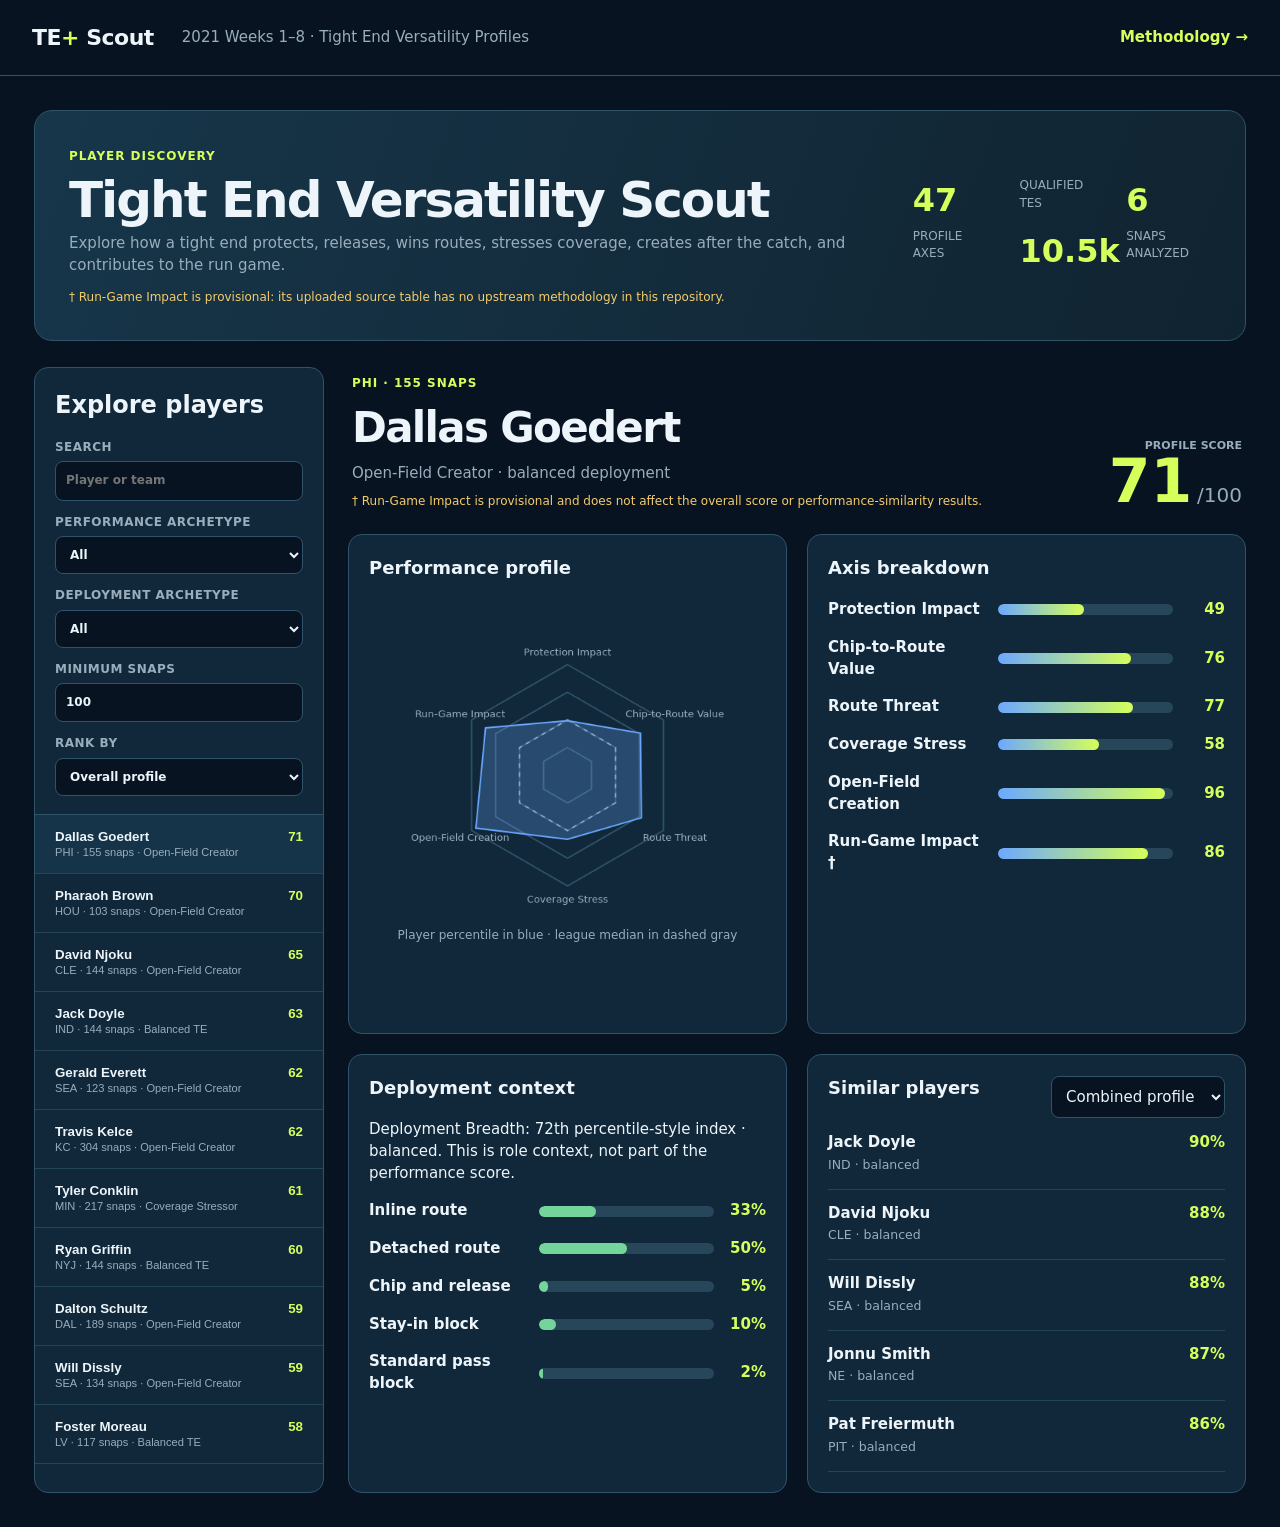
<file: web/index.html>
<!doctype html>
<html lang="en">
  <head>
    <meta charset="utf-8">
    <meta name="viewport" content="width=device-width, initial-scale=1">
    <title>TE Versatility Scout</title>
    <link rel="stylesheet" href="styles.css">
  </head>
  <body>
    <header>
      <a class="brand" href="#">TE<span>+</span> Scout</a>
      <p>2021 Weeks 1–8 · Tight End Versatility Profiles</p>
      <a class="methodology" href="methodology.html">Methodology →</a>
    </header>
    <main>
      <section class="intro">
        <div>
          <span class="eyebrow">PLAYER DISCOVERY</span>
          <h1>Tight End Versatility Scout</h1>
          <p>Explore how a tight end protects, releases, wins routes, stresses coverage, creates after the catch, and contributes to the run game.</p>
          <p class="provisional-note">† Run-Game Impact is provisional: its uploaded source table has no upstream methodology in this repository.</p>
        </div>
        <div class="snapshot">
          <strong id="eligible-count">—</strong><span>qualified TEs</span>
          <strong id="axis-count">—</strong><span>profile axes</span>
          <strong id="snap-count">—</strong><span>snaps analyzed</span>
        </div>
      </section>

      <section class="workspace">
        <aside class="explorer">
          <h2>Explore players</h2>
          <label>Search <input id="search" type="search" placeholder="Player or team"></label>
          <label>Performance archetype <select id="performance-filter"><option value="">All</option></select></label>
          <label>Deployment archetype <select id="deployment-filter"><option value="">All</option></select></label>
          <label>Minimum snaps <input id="min-snaps" type="number" min="0" value="100"></label>
          <label>Rank by <select id="sort-by"></select></label>
          <div id="player-list" class="player-list"></div>
        </aside>

        <section class="profile">
          <div id="empty-state" class="empty-state">Select a player to inspect their profile.</div>
          <div id="profile-content" hidden>
            <div class="profile-heading">
              <div>
                <span id="team" class="eyebrow"></span>
                <h2 id="player-name"></h2>
                <p id="profile-subtitle"></p>
                <p id="profile-note" class="profile-note"></p>
              </div>
              <div class="score">
                <span>PROFILE SCORE</span>
                <strong id="overall-score"></strong>
                <small>/100</small>
              </div>
            </div>

            <div class="profile-grid">
              <article class="panel radar-panel">
                <h3>Performance profile</h3>
                <canvas id="radar" width="520" height="430" aria-label="Player performance radar chart"></canvas>
                <p class="caption">Player percentile in blue · league median in dashed gray</p>
              </article>
              <article class="panel">
                <h3>Axis breakdown</h3>
                <div id="axis-bars"></div>
              </article>
            </div>

            <div class="profile-grid">
              <article class="panel">
                <h3>Deployment context</h3>
                <p id="deployment-summary"></p>
                <div id="role-bars"></div>
              </article>
              <article class="panel">
                <div class="panel-title-row">
                  <h3>Similar players</h3>
                  <select id="similarity-mode">
                    <option value="combined">Combined profile</option>
                    <option value="performance">Performance only</option>
                    <option value="role">Role only</option>
                  </select>
                </div>
                <div id="similar-list"></div>
              </article>
            </div>
          </div>
        </section>
      </section>
    </main>
    <script src="app.js"></script>
  </body>
</html>
</file>
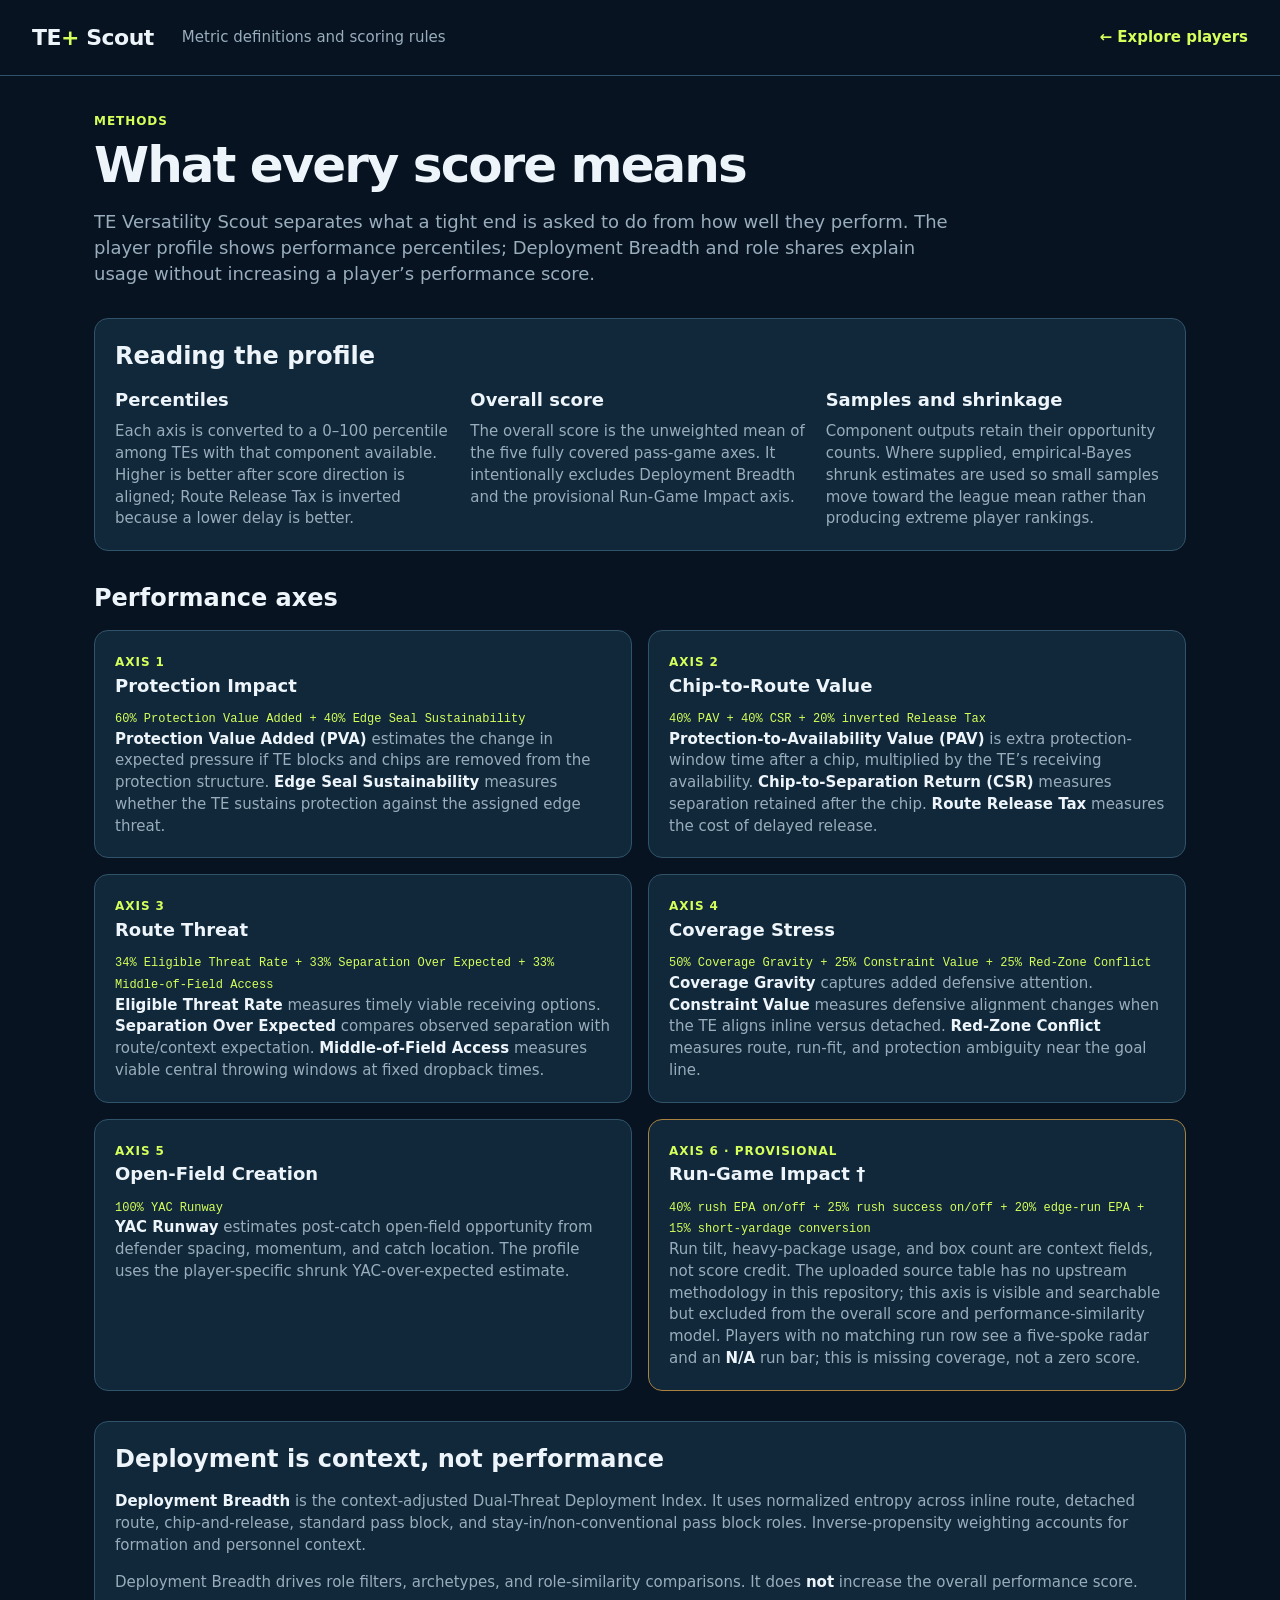
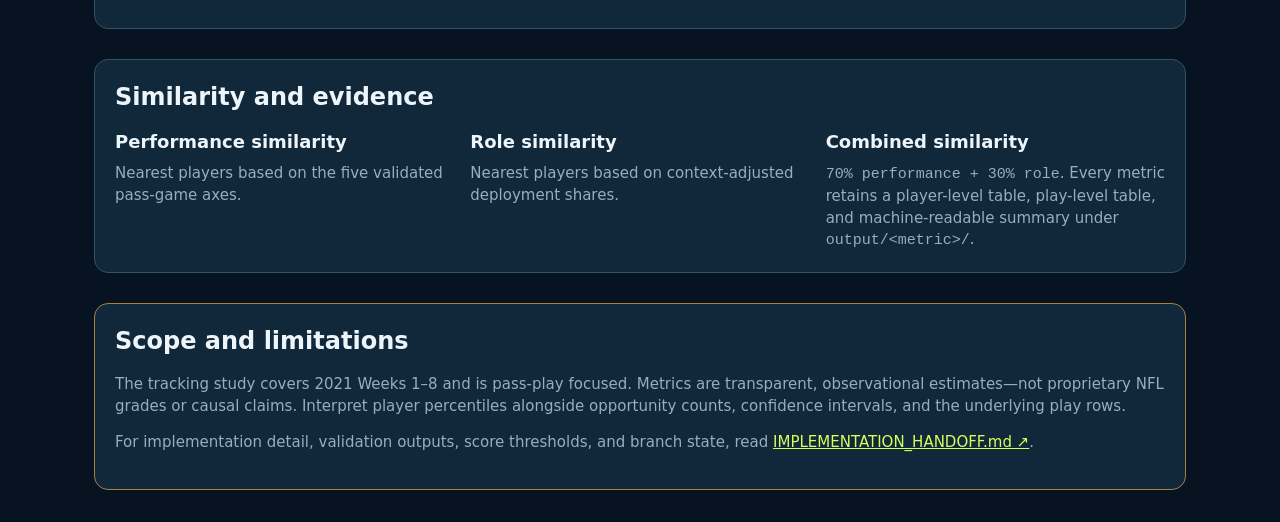
<file: web/methodology.html>
<!doctype html>
<html lang="en">
  <head>
    <meta charset="utf-8">
    <meta name="viewport" content="width=device-width, initial-scale=1">
    <title>Methodology · TE Versatility Scout</title>
    <link rel="stylesheet" href="styles.css">
  </head>
  <body>
    <header>
      <a class="brand" href="index.html">TE<span>+</span> Scout</a>
      <p>Metric definitions and scoring rules</p>
      <a class="methodology" href="index.html">← Explore players</a>
    </header>
    <main class="methodology-page">
      <span class="eyebrow">METHODS</span>
      <h1>What every score means</h1>
      <p class="lead">TE Versatility Scout separates what a tight end is asked to do from how well they perform. The player profile shows performance percentiles; Deployment Breadth and role shares explain usage without increasing a player’s performance score.</p>

      <section class="panel">
        <h2>Reading the profile</h2>
        <div class="method-grid">
          <div><h3>Percentiles</h3><p>Each axis is converted to a 0–100 percentile among TEs with that component available. Higher is better after score direction is aligned; Route Release Tax is inverted because a lower delay is better.</p></div>
          <div><h3>Overall score</h3><p>The overall score is the unweighted mean of the five fully covered pass-game axes. It intentionally excludes Deployment Breadth and the provisional Run-Game Impact axis.</p></div>
          <div><h3>Samples and shrinkage</h3><p>Component outputs retain their opportunity counts. Where supplied, empirical-Bayes shrunk estimates are used so small samples move toward the league mean rather than producing extreme player rankings.</p></div>
        </div>
      </section>

      <section>
        <h2>Performance axes</h2>
        <div class="metric-cards">
          <article class="panel metric-card">
            <span class="eyebrow">AXIS 1</span><h3>Protection Impact</h3>
            <p><code>60% Protection Value Added + 40% Edge Seal Sustainability</code></p>
            <p><b>Protection Value Added (PVA)</b> estimates the change in expected pressure if TE blocks and chips are removed from the protection structure. <b>Edge Seal Sustainability</b> measures whether the TE sustains protection against the assigned edge threat.</p>
          </article>
          <article class="panel metric-card">
            <span class="eyebrow">AXIS 2</span><h3>Chip-to-Route Value</h3>
            <p><code>40% PAV + 40% CSR + 20% inverted Release Tax</code></p>
            <p><b>Protection-to-Availability Value (PAV)</b> is extra protection-window time after a chip, multiplied by the TE’s receiving availability. <b>Chip-to-Separation Return (CSR)</b> measures separation retained after the chip. <b>Route Release Tax</b> measures the cost of delayed release.</p>
          </article>
          <article class="panel metric-card">
            <span class="eyebrow">AXIS 3</span><h3>Route Threat</h3>
            <p><code>34% Eligible Threat Rate + 33% Separation Over Expected + 33% Middle-of-Field Access</code></p>
            <p><b>Eligible Threat Rate</b> measures timely viable receiving options. <b>Separation Over Expected</b> compares observed separation with route/context expectation. <b>Middle-of-Field Access</b> measures viable central throwing windows at fixed dropback times.</p>
          </article>
          <article class="panel metric-card">
            <span class="eyebrow">AXIS 4</span><h3>Coverage Stress</h3>
            <p><code>50% Coverage Gravity + 25% Constraint Value + 25% Red-Zone Conflict</code></p>
            <p><b>Coverage Gravity</b> captures added defensive attention. <b>Constraint Value</b> measures defensive alignment changes when the TE aligns inline versus detached. <b>Red-Zone Conflict</b> measures route, run-fit, and protection ambiguity near the goal line.</p>
          </article>
          <article class="panel metric-card">
            <span class="eyebrow">AXIS 5</span><h3>Open-Field Creation</h3>
            <p><code>100% YAC Runway</code></p>
            <p><b>YAC Runway</b> estimates post-catch open-field opportunity from defender spacing, momentum, and catch location. The profile uses the player-specific shrunk YAC-over-expected estimate.</p>
          </article>
          <article class="panel metric-card provisional-card">
            <span class="eyebrow">AXIS 6 · PROVISIONAL</span><h3>Run-Game Impact †</h3>
            <p><code>40% rush EPA on/off + 25% rush success on/off + 20% edge-run EPA + 15% short-yardage conversion</code></p>
            <p>Run tilt, heavy-package usage, and box count are context fields, not score credit. The uploaded source table has no upstream methodology in this repository; this axis is visible and searchable but excluded from the overall score and performance-similarity model. Players with no matching run row see a five-spoke radar and an <b>N/A</b> run bar; this is missing coverage, not a zero score.</p>
          </article>
        </div>
      </section>

      <section class="panel">
        <h2>Deployment is context, not performance</h2>
        <p><b>Deployment Breadth</b> is the context-adjusted Dual-Threat Deployment Index. It uses normalized entropy across inline route, detached route, chip-and-release, standard pass block, and stay-in/non-conventional pass block roles. Inverse-propensity weighting accounts for formation and personnel context.</p>
        <p>Deployment Breadth drives role filters, archetypes, and role-similarity comparisons. It does <b>not</b> increase the overall performance score.</p>
      </section>

      <section class="panel">
        <h2>Similarity and evidence</h2>
        <div class="method-grid">
          <div><h3>Performance similarity</h3><p>Nearest players based on the five validated pass-game axes.</p></div>
          <div><h3>Role similarity</h3><p>Nearest players based on context-adjusted deployment shares.</p></div>
          <div><h3>Combined similarity</h3><p><code>70% performance + 30% role</code>. Every metric retains a player-level table, play-level table, and machine-readable summary under <code>output/&lt;metric&gt;/</code>.</p></div>
        </div>
      </section>

      <section class="panel caveat">
        <h2>Scope and limitations</h2>
        <p>The tracking study covers 2021 Weeks 1–8 and is pass-play focused. Metrics are transparent, observational estimates—not proprietary NFL grades or causal claims. Interpret player percentiles alongside opportunity counts, confidence intervals, and the underlying play rows.</p>
        <p>For implementation detail, validation outputs, score thresholds, and branch state, read <a href="../IMPLEMENTATION_HANDOFF.md" target="_blank">IMPLEMENTATION_HANDOFF.md ↗</a>.</p>
      </section>
    </main>
  </body>
</html>
</file>
<file: web/styles.css>
:root {
  --bg: #071321;
  --surface: #10283a;
  --surface-light: #163449;
  --line: #31536a;
  --text: #edf5fa;
  --muted: #99adbc;
  --accent: #d5ff5a;
  --blue: #6ca8ff;
  --good: #74d59a;
}

* { box-sizing: border-box; }
body { margin: 0; background: var(--bg); color: var(--text); font: 15px/1.45 Inter, ui-sans-serif, system-ui, sans-serif; }
header { height: 76px; border-bottom: 1px solid var(--line); display: flex; align-items: center; gap: 28px; padding: 0 max(32px, calc((100vw - 1440px) / 2)); }
.brand { color: var(--text); font-size: 22px; font-weight: 800; text-decoration: none; letter-spacing: -.5px; }
.brand span { color: var(--accent); }
header p { color: var(--muted); margin: 0; flex: 1; }
.methodology { color: var(--accent); font-weight: 700; text-decoration: none; }
main { max-width: 1440px; margin: auto; padding: 34px; }
.intro { background: linear-gradient(110deg, #17364a, #102330); border: 1px solid var(--line); border-radius: 18px; padding: 34px; display: flex; justify-content: space-between; gap: 24px; }
.eyebrow { color: var(--accent); font-size: 12px; font-weight: 800; letter-spacing: .08em; text-transform: uppercase; }
h1 { margin: 7px 0; font-size: clamp(30px, 4vw, 50px); line-height: 1.05; letter-spacing: -.04em; }
h2 { margin: 0 0 16px; font-size: 24px; } h3 { margin: 0 0 18px; font-size: 18px; }
.intro p, .caption { color: var(--muted); margin: 0; }
.intro .provisional-note { color: #f5cc6b; font-size: 12px; margin-top: 12px; max-width: 700px; }
.snapshot { display: grid; grid-template-columns: repeat(3, minmax(74px, 1fr)); align-content: center; gap: 4px 22px; }
.snapshot strong { color: var(--accent); font-size: 32px; } .snapshot span { color: var(--muted); font-size: 12px; text-transform: uppercase; }
.workspace { display: grid; grid-template-columns: 290px 1fr; gap: 24px; margin-top: 26px; }
.explorer, .panel { background: var(--surface); border: 1px solid var(--line); border-radius: 14px; padding: 20px; }
label { display: block; color: var(--muted); font-size: 12px; font-weight: 700; margin: 13px 0; text-transform: uppercase; letter-spacing: .04em; }
input, select { width: 100%; margin-top: 5px; padding: 10px; border: 1px solid var(--line); border-radius: 8px; color: var(--text); background: var(--bg); font: inherit; }
.player-list { border-top: 1px solid var(--line); margin: 18px -20px -20px; max-height: 660px; overflow-y: auto; }
.player { background: transparent; border: 0; border-bottom: 1px solid #244457; color: var(--text); cursor: pointer; display: block; padding: 14px 20px; text-align: left; width: 100%; }
.player:hover, .player.selected { background: var(--surface-light); }
.player strong { display: block; }.player small { color: var(--muted); }.player .mini-score { color: var(--accent); float: right; font-weight: 800; }
.profile-heading { display: flex; align-items: end; justify-content: space-between; margin: 5px 4px 24px; }
.profile-heading h2 { font-size: 42px; letter-spacing: -.04em; margin: 4px 0; }.profile-heading p { color: var(--muted); margin: 0; }
.profile-heading .profile-note { color: #f5cc6b; font-size: 12px; margin-top: 8px; max-width: 670px; }
.score { text-align: right; }.score span { color: var(--muted); display: block; font-size: 11px; font-weight: 800; }.score strong { color: var(--accent); font-size: 60px; line-height: .9; }.score small { color: var(--muted); font-size: 20px; }
.profile-grid { display: grid; grid-template-columns: 1fr 1fr; gap: 20px; margin-top: 20px; }
.radar-panel { min-height: 500px; }.radar-panel canvas { display: block; height: auto; max-width: 100%; width: 100%; }
.caption { font-size: 12px; text-align: center; }
.axis-row, .role-row { display: grid; grid-template-columns: 160px 1fr 42px; gap: 10px; align-items: center; margin: 16px 0; }
.axis-row span, .role-row span { font-weight: 700; }.bar { background: #27465a; border-radius: 99px; height: 11px; overflow: hidden; }.bar i { background: linear-gradient(90deg, var(--blue), var(--accent)); border-radius: inherit; display: block; height: 100%; }
.role-row i { background: var(--good); }.value { color: var(--accent); font-weight: 800; text-align: right; }
.panel-title-row { align-items: center; display: flex; justify-content: space-between; gap: 16px; }.panel-title-row select { width: auto; margin: 0; }
.similar { border-bottom: 1px solid #244457; cursor: pointer; display: grid; grid-template-columns: 1fr auto; gap: 8px; padding: 13px 0; }.similar:hover { color: var(--accent); }.similar small { color: var(--muted); }.similar strong { color: var(--accent); }
.empty-state { background: var(--surface); border: 1px dashed var(--line); border-radius: 14px; color: var(--muted); padding: 60px 20px; text-align: center; }
.methodology-page { max-width: 1160px; }.methodology-page > h1 { margin-bottom: 14px; }.lead { color: var(--muted); font-size: 18px; max-width: 880px; }.methodology-page section { margin-top: 30px; }.methodology-page h2 { margin-bottom: 14px; }.methodology-page p { color: var(--muted); }.methodology-page b { color: var(--text); }.methodology-page a { color: var(--accent); }.method-grid, .metric-cards { display: grid; gap: 16px; grid-template-columns: repeat(3, 1fr); }.method-grid h3, .metric-card h3 { margin-bottom: 8px; }.method-grid p, .metric-card p { margin: 0; }.metric-cards { grid-template-columns: repeat(2, 1fr); }.metric-card code { color: var(--accent); font-size: 12px; }.provisional-card { border-color: #a9823f; }.caveat { border-color: #a9823f; }
@media (max-width: 900px) { .method-grid, .metric-cards { grid-template-columns: 1fr; } }
@media (max-width: 900px) { header { padding: 0 18px; } header p { display: none; } main { padding: 18px; }.intro, .workspace, .profile-grid { grid-template-columns: 1fr; display: grid; }.snapshot { grid-template-columns: repeat(3, 1fr); }.player-list { max-height: 300px; }.axis-row, .role-row { grid-template-columns: 120px 1fr 38px; }.profile-heading h2 { font-size: 34px; } }
</file>
